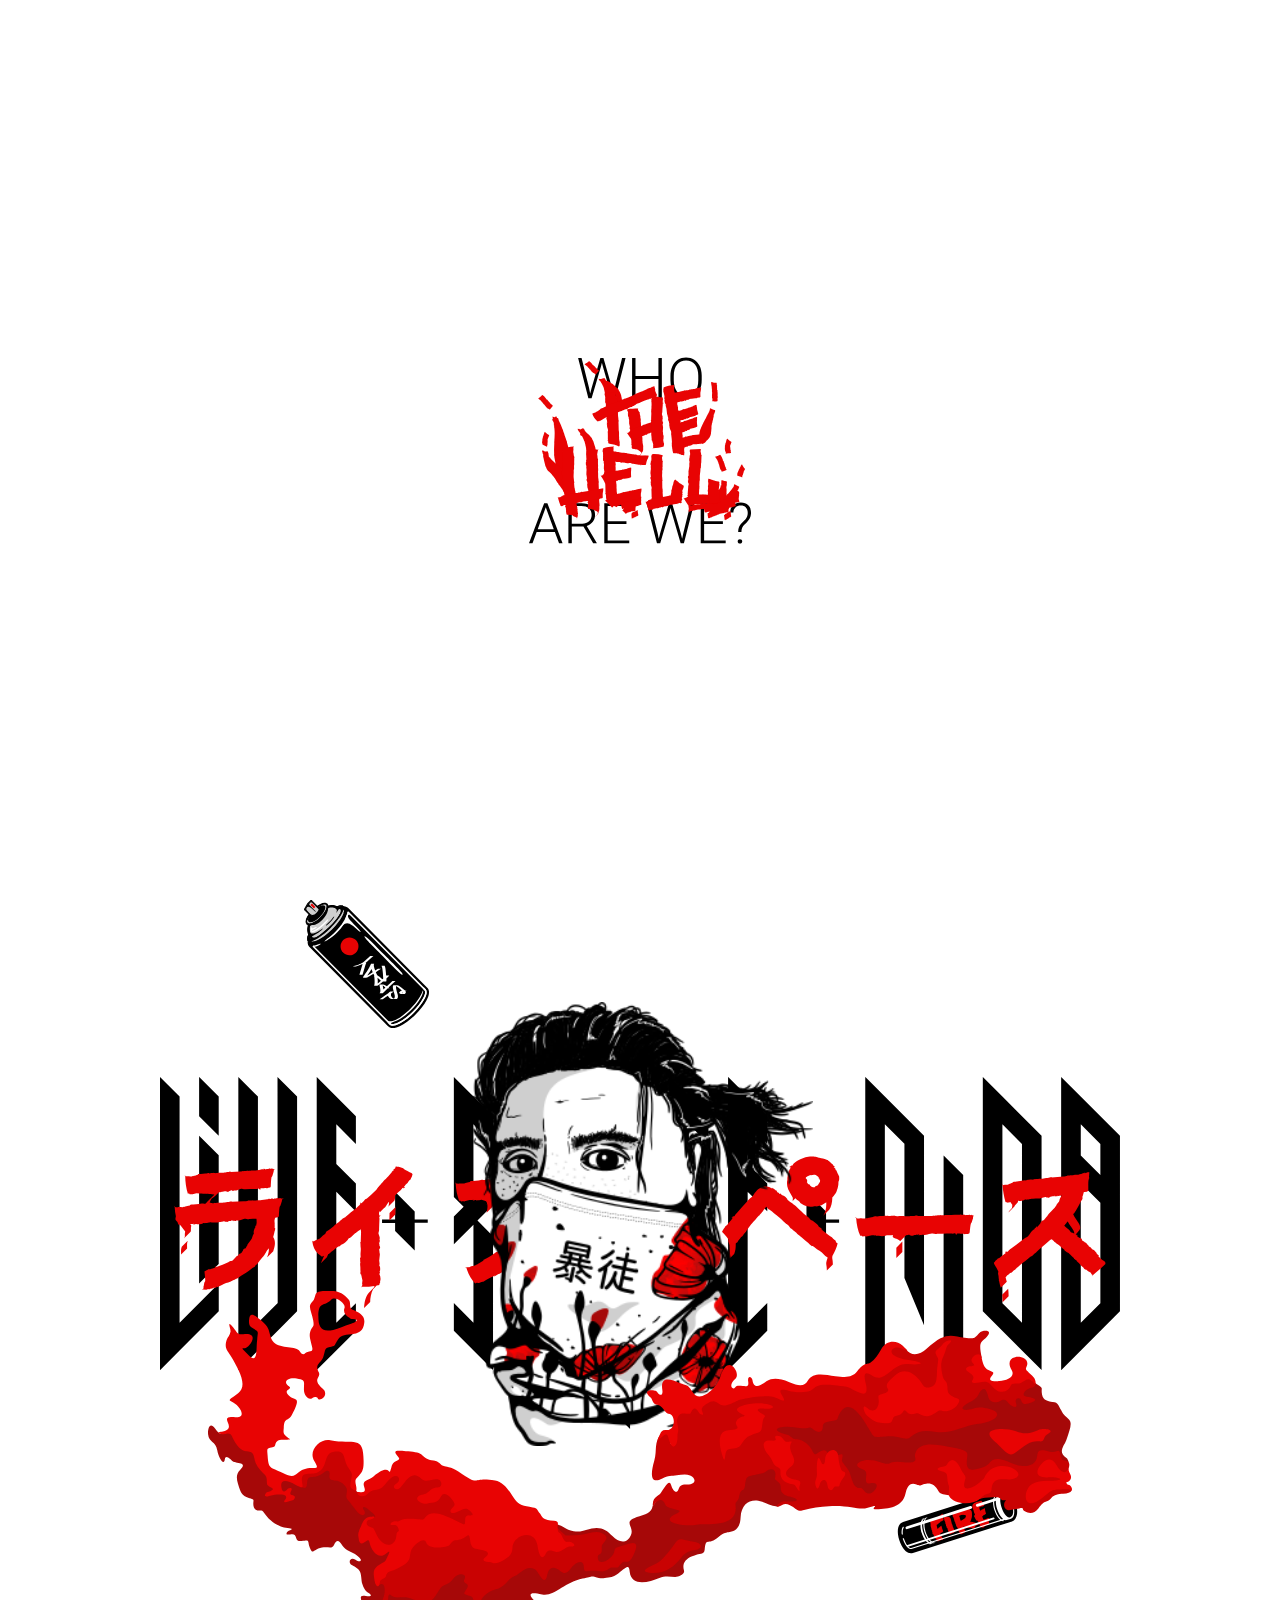
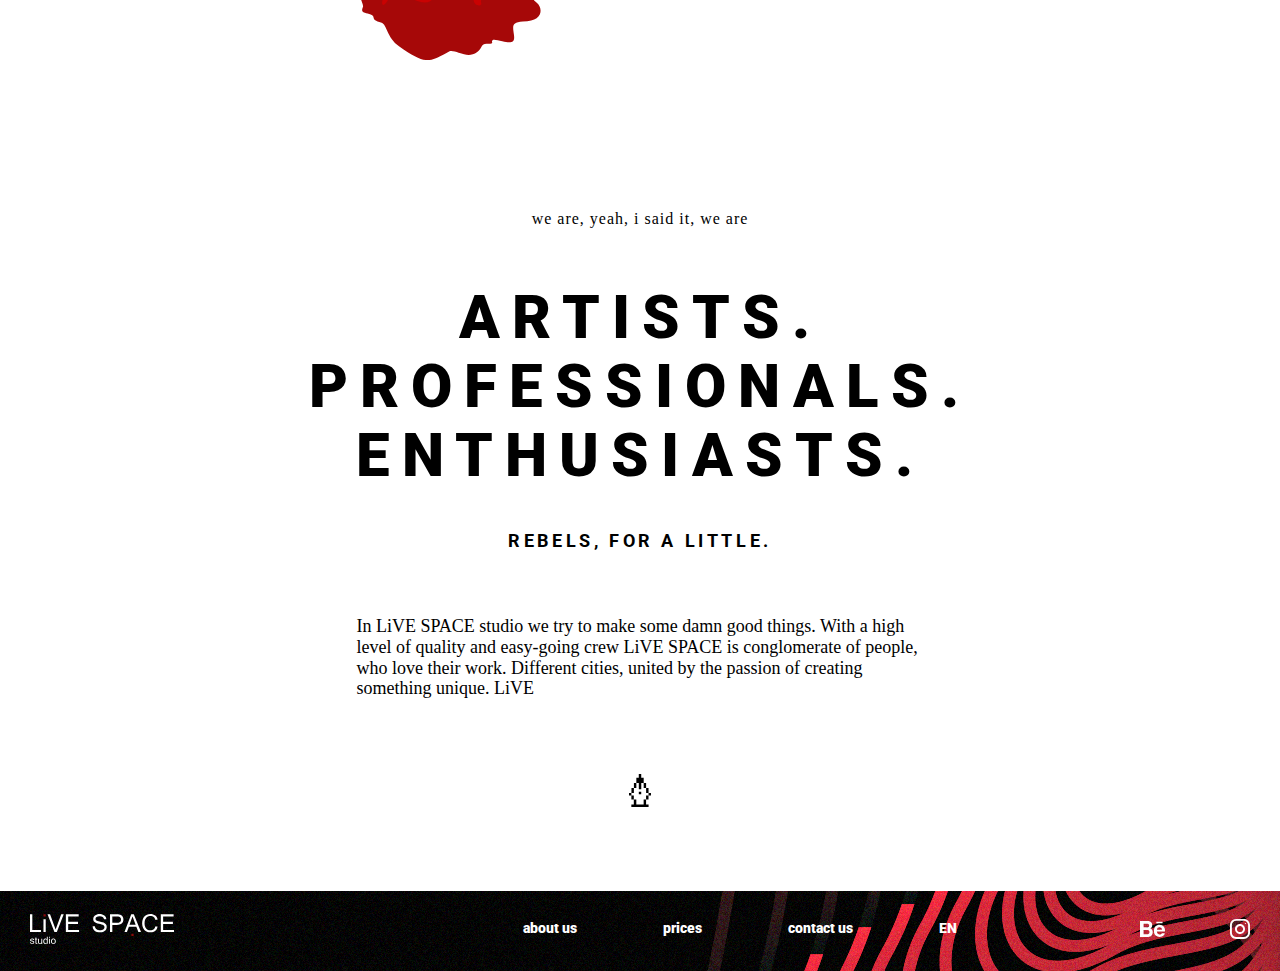
<file: index.html>
<!DOCTYPE html>
<html lang="en">

<head>
   <meta charset="UTF-8">
   <meta name="viewport" content="width=device-width, initial-scale=1.0">
   <meta http-equiv="X-UA-Compatible" content="ie=edge">
   <title>Ukraine</title>
   <link href="https://fonts.googleapis.com/css?family=Roboto:400,400i,900&display=swap" rel="stylesheet">
   <link rel="stylesheet" href="./css/styles.min.css">
</head>

<body>
   <div class="container">
      <section class="start_screen">
         <div class="who-are-we">
            <div class="who-are-we_img">
               <img src="./images/whoarewe.svg" alt="">
            </div>
         </div>
      </section>
      <section class="paralax_screen">
         <div class="paralax">
            <div class="paralax_img_text">
               <img src="./images/ls-mob.svg" alt="">
            </div>
            <div class="paralax_img_text2">
               <img src="./images/jp-text.svg" alt="">
            </div>
            <div class="paralax_img_head">
               <img src="./images/head.png" alt="">
            </div>
            <div class="paralax_img_smoke">
               <img src="./images/smoke.svg" alt="">
            </div>
            <div class="paralax_img_spray">
               <img src="./images/spray.svg" alt="">
            </div>
         </div>
      </section>
      <section class="text_screen">
         <div class="block_text">
            <div class="text">we are, yeah, i said it, we are</div>
            <h1>Artists.<br>
               professionals.<br>
               enthusiasts.<br>
            </h1>
            <h2>rebels, for a little.</h2>
            <p>In LiVE SPACE studio we try to make some damn good things. With a high level of quality and easy-going
               crew
               LiVE SPACE is conglomerate of people, who love their work. Different cities, united by the passion of
               creating something unique. LiVE</p>
         </div>
         <div class="pero">
            <img src="./images/pero-icon-about-us.svg" alt="">
         </div>
      </section>

   </div>
   <footer>
      <div class="logo">
         <a href="#">
            <img src="./images/LS-logo.svg" alt="">
         </a>
      </div>
      <div class="navigation">
         <div class="menu">
            <nav>
               <ul class="topnav">
                  <li><a href="index.html">about us</a></li>
                  <li><a href="#">prices</a></li>
                  <li><a href="contact.html">contact us</a></li>
                  <li><a href="#">EN</a></li>
                  <li class="icon">
                     <a class='icon-click' href="javascript:void(0);" style="font-size:18px">MENU</a>
                  </li>
               </ul>
            </nav>
         </div>
         <div class="social_network">
            <nav>
               <ul>
                  <li>
                     <a href="#">
                        <img class='behance-logo' src="./images/behance-logo.svg" alt="">
                     </a>
                  </li>
                  <li>
                     <a href="#">
                        <img class="instagram-logo" src="./images/instagram.svg" alt="">
                     </a>
                  </li>
               </ul>
            </nav>
         </div>
      </div>
   </footer>
   <script src='./scripts/main.min.js'></script>
</body>


</html>
</file>
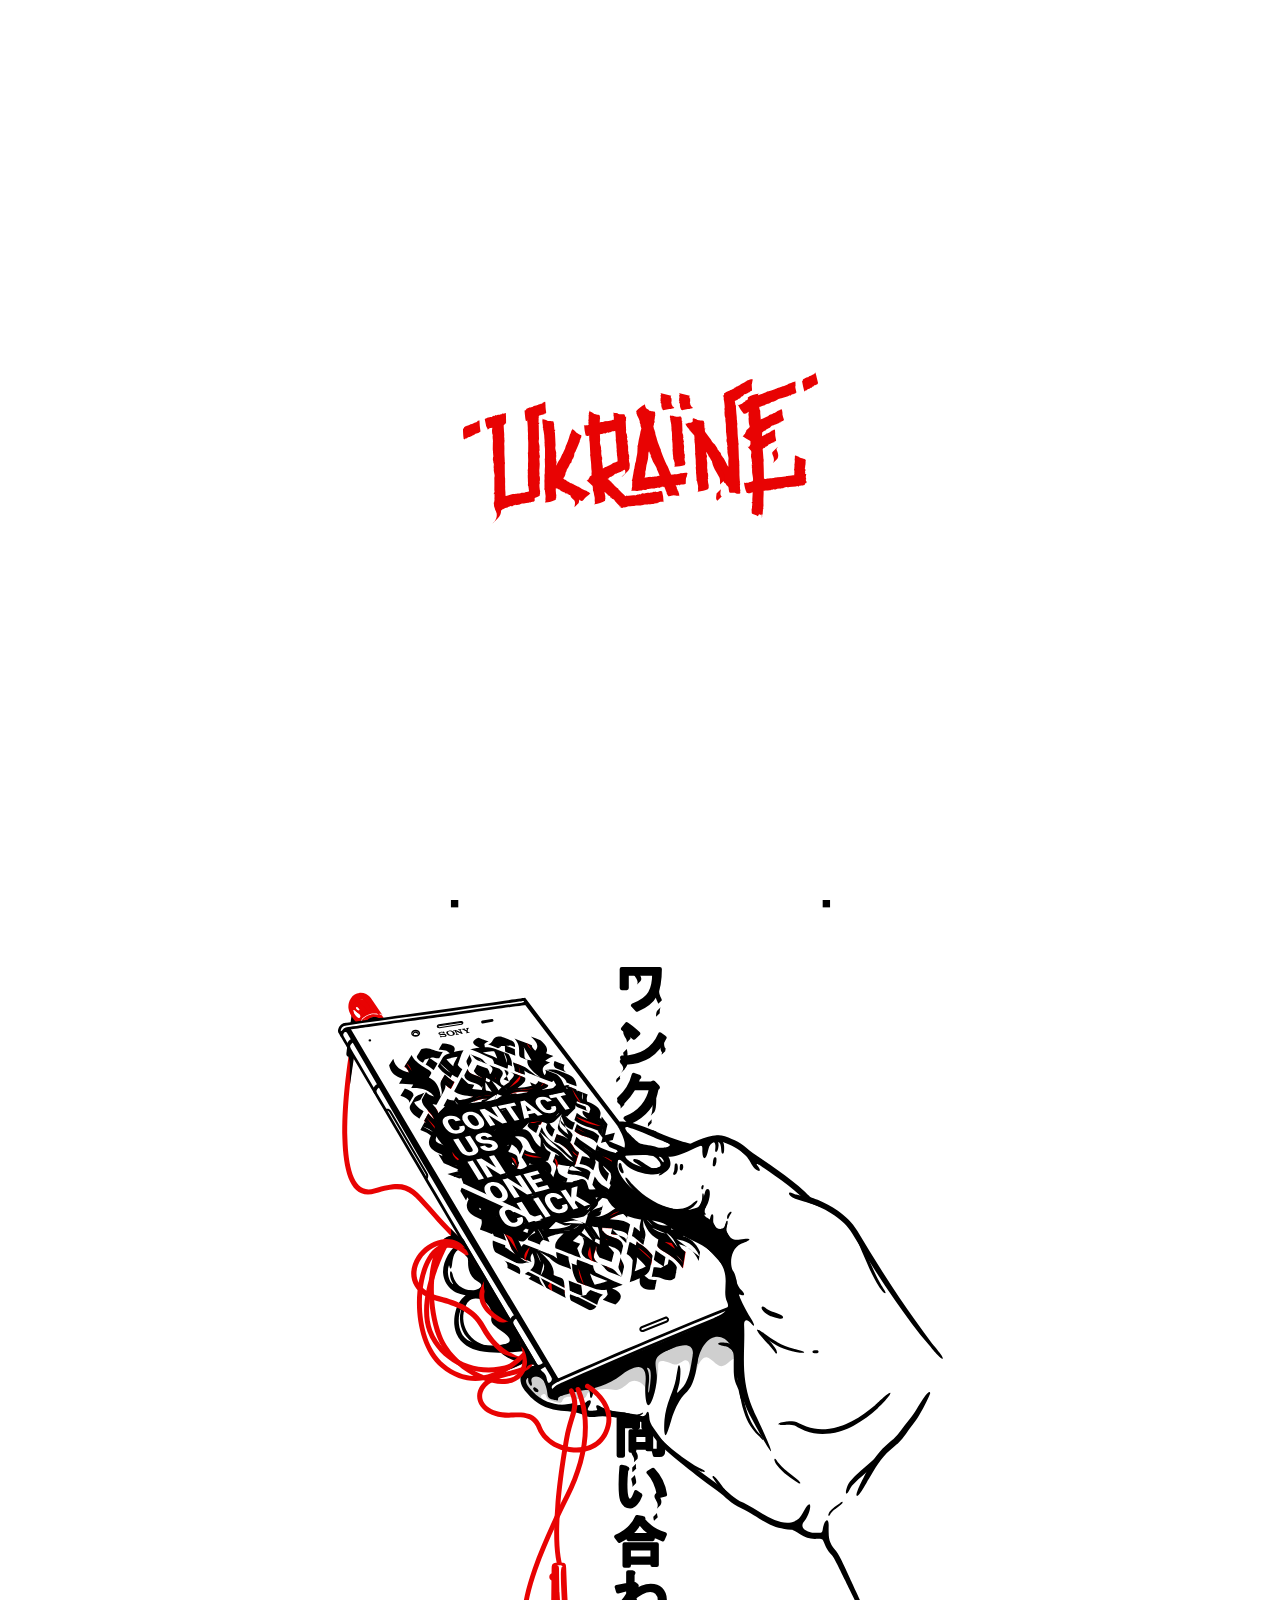
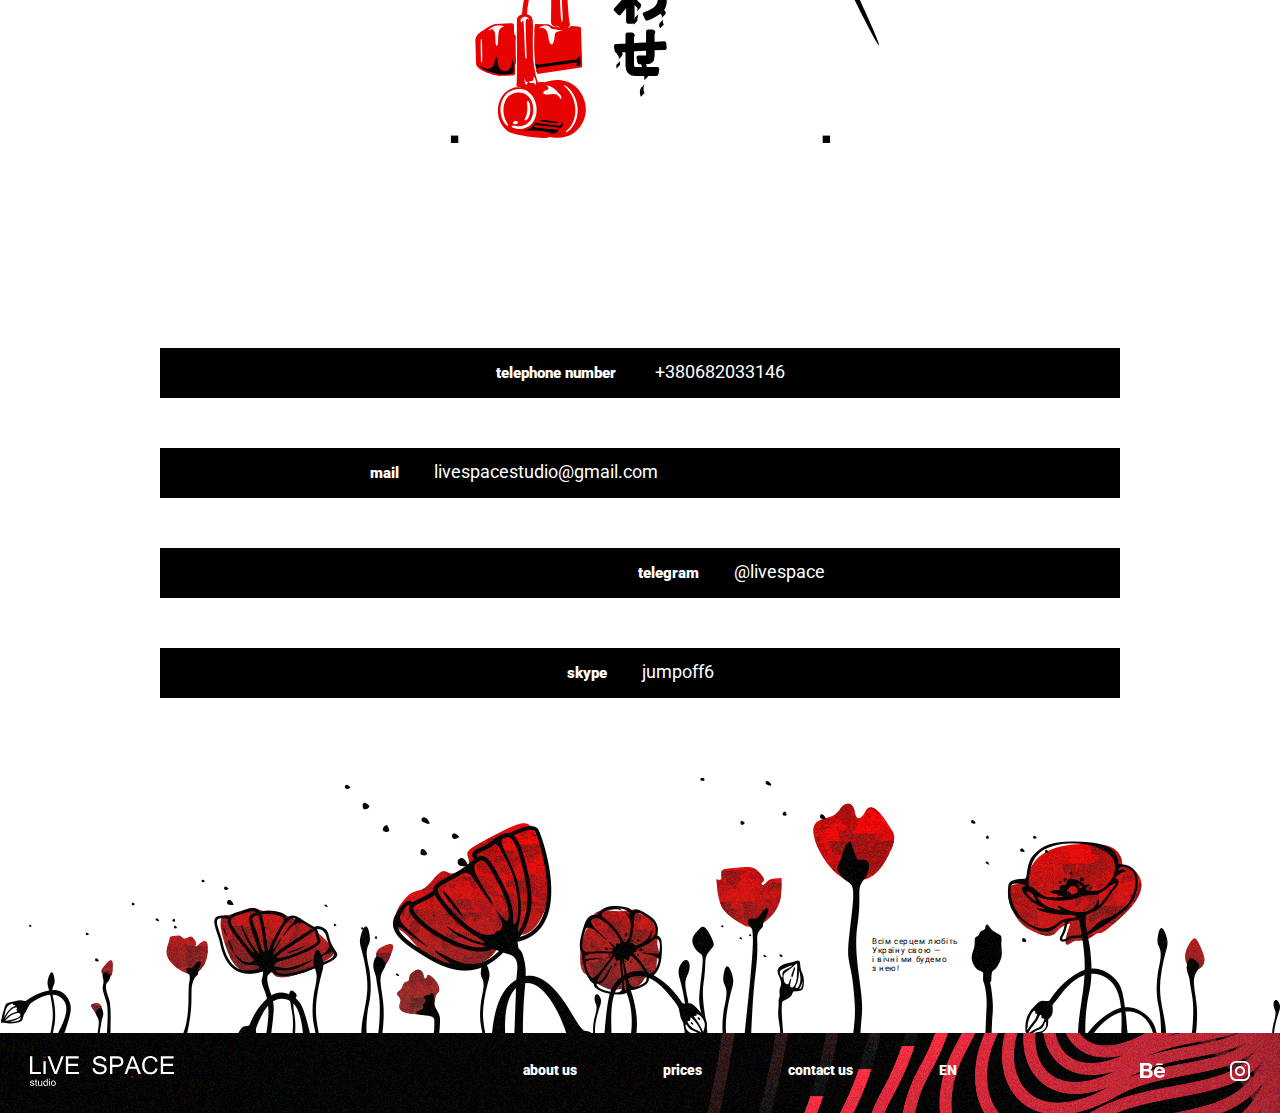
<file: contact.html>
<!DOCTYPE html>
<html lang="en">

<head>
   <meta charset="UTF-8">
   <meta name="viewport" content="width=device-width, initial-scale=1.0">
   <meta http-equiv="X-UA-Compatible" content="ie=edge">
   <title>Ukraine</title>
   <link href="https://fonts.googleapis.com/css?family=Roboto:400,400i,900&display=swap" rel="stylesheet">
   <link rel="stylesheet" href="./css/styles.min.css">
</head>

<body>
   <div class="container">
      <section class='ukraine'>
         <div class="ukraine-img">
            <img src="./images/ukraine.svg" alt="">
         </div>
      </section>
      <section class='contact'>
         <div class="contact-img">
            <img src="./images/contact-us.svg" alt="">
         </div>
      </section>
      <section class="contact-data">
         <div class="contacts">
            <div class="contacts-number">
               <p><span>telephone number </span>+380682033146</p>
            </div>
            <div class="contacts-email">
               <p><span>mail</span>livespacestudio@gmail.com</p>
            </div>
            <div class="contacts-telegram">
               <p><span>telegram</span>@livespace</p>
            </div>
            <div class="contacts-skype">
               <p><span>skype</span>jumpoff6</p>
            </div>
         </div>
      </section>
   </div>
   <div class="flowers">
      <p>Всім серцем любіть<br>
         Україну свою — <br>
         і вічні ми будемо <br>
         з нею!</p>
   </div>
   <footer>
      <div class="logo">
         <a href="#">
            <img src="./images/LS-logo.svg" alt="">
         </a>
      </div>
      <div class="navigation">
         <div class="menu">
            <nav>
               <ul class='topnav'>
                  <li><a href="index.html">about us</a></li>
                  <li><a href="#">prices</a></li>
                  <li><a href="contact.html">contact us</a></li>
                  <li><a href="#">EN</a></li>
                  <li class="icon">
                     <a class='icon-click' href="javascript:void(0);" style="font-size:18px">MENU</a>
                  </li>
               </ul>
            </nav>
         </div>
         <div class="social_network">
            <nav>
               <ul>
                  <li>
                     <a href="#">
                        <img class='behance-logo' src="./images/behance-logo.svg" alt="">
                     </a>
                  </li>
                  <li>
                     <a href="#">
                        <img class="instagram-logo" src="./images/instagram.svg" alt="">
                     </a>
                  </li>
               </ul>
            </nav>
         </div>
      </div>
   </footer>
   <script src='./scripts/main.min.js'></script>
</body>


</html>
</file>
<file: css/styles.min.css>
/*! normalize.css v8.0.1 | MIT License | github.com/necolas/normalize.css */html{line-height:1.15;-webkit-text-size-adjust:100%}details,main{display:block}h1{font-size:2em;margin:.67em 0}hr{box-sizing:content-box;height:0;overflow:visible}code,kbd,pre,samp{font-family:monospace,monospace;font-size:1em}a{background-color:transparent}abbr[title]{border-bottom:none;text-decoration:underline;-webkit-text-decoration:underline dotted;text-decoration:underline dotted}b,strong{font-weight:bolder}small{font-size:80%}sub,sup{font-size:75%;line-height:0;position:relative;vertical-align:baseline}sub{bottom:-.25em}sup{top:-.5em}img{border-style:none}button,input,optgroup,select,textarea{font-family:inherit;font-size:100%;line-height:1.15;margin:0}button,input{overflow:visible}button,select{text-transform:none}[type=button],[type=reset],[type=submit],button{-webkit-appearance:button}[type=button]::-moz-focus-inner,[type=reset]::-moz-focus-inner,[type=submit]::-moz-focus-inner,button::-moz-focus-inner{border-style:none;padding:0}[type=button]:-moz-focusring,[type=reset]:-moz-focusring,[type=submit]:-moz-focusring,button:-moz-focusring{outline:ButtonText dotted 1px}fieldset{padding:.35em .75em .625em}legend{box-sizing:border-box;color:inherit;display:table;max-width:100%;padding:0;white-space:normal}progress{vertical-align:baseline}textarea{overflow:auto}[type=checkbox],[type=radio]{box-sizing:border-box;padding:0}[type=number]::-webkit-inner-spin-button,[type=number]::-webkit-outer-spin-button{height:auto}[type=search]{-webkit-appearance:textfield;outline-offset:-2px}[type=search]::-webkit-search-decoration{-webkit-appearance:none}::-webkit-file-upload-button{-webkit-appearance:button;font:inherit}summary{display:list-item}[hidden],template{display:none}@font-face{font-family:basis33;src:url(//db.onlinewebfonts.com/t/d08bafd725a4cfc309efb5a88e0b63a5.eot);src:url(//db.onlinewebfonts.com/t/d08bafd725a4cfc309efb5a88e0b63a5.eot?#iefix) format("embedded-opentype"),url(//db.onlinewebfonts.com/t/d08bafd725a4cfc309efb5a88e0b63a5.woff2) format("woff2"),url(//db.onlinewebfonts.com/t/d08bafd725a4cfc309efb5a88e0b63a5.woff) format("woff"),url(//db.onlinewebfonts.com/t/d08bafd725a4cfc309efb5a88e0b63a5.ttf) format("truetype"),url(//db.onlinewebfonts.com/t/d08bafd725a4cfc309efb5a88e0b63a5.svg#basis33) format("svg")}*{margin:0;padding:0}body{margin:0;font-family:Roboto,sans-serif}.container{max-width:1275px;width:100%;margin:0 auto}.container .start_screen{min-height:100vh}.container .start_screen .who-are-we{display:-webkit-box;display:flex;-webkit-box-pack:center;justify-content:center;-webkit-box-align:center;align-items:center;height:100vh;width:100%}.container .start_screen .who-are-we .who-are-we_img{height:195px;width:222px}.container .start_screen .who-are-we .who-are-we_img img{height:100%;width:100%}.container .paralax_screen{height:710px}.container .paralax_screen .paralax{position:relative;display:-webkit-box;display:flex;-webkit-box-pack:center;justify-content:center;-webkit-box-align:center;align-items:center;height:710px;margin:0 auto;max-width:960px}.container .paralax_screen .paralax img{width:100%}.container .paralax_screen .paralax .paralax_img_text{position:absolute;width:100%}.container .paralax_screen .paralax .paralax_img_text2{position:absolute;margin-top:-6.6%;width:97%}.container .paralax_screen .paralax .paralax_img_head{position:absolute;margin-top:-6%;width:36%}.container .paralax_screen .paralax .paralax_img_smoke{position:absolute;top:55%;width:90%}.container .paralax_screen .paralax .paralax_img_spray{position:absolute;top:0;left:15%;width:13%}.container .text_screen{margin-top:200px}.container .text_screen .block_text{text-align:center}.container .text_screen .block_text .text{font-size:16px;letter-spacing:1px;color:#000;font-family:basis33;text-align:center}.container .text_screen .block_text h1{margin-top:55px;font-size:60px;letter-spacing:12px;color:#000;font-family:Roboto,sans-serif;font-weight:900;text-align:center;text-transform:uppercase}.container .text_screen .block_text h2{margin:35px 0 65px;text-transform:uppercase;font-size:18px;letter-spacing:3.6px}.container .text_screen .block_text p{text-align:left;width:567px;margin:0 auto;font-size:18px;color:#000;font-family:basis33}.container .text_screen .pero{margin:75px 0 80px;text-align:center}.container .contact,.container .ukraine{display:-webkit-box;display:flex;-webkit-box-pack:center;justify-content:center;-webkit-box-align:center;align-items:center;height:100vh;width:100%}.container .ukraine .ukraine-img{width:355px}.container .ukraine .ukraine-img img{width:100%}.container .contact{height:auto}.container .contact .contact-img{width:605px}.container .contact .contact-img img{width:100%}.container .contact-data{margin-top:200px}.container .contact-data .contacts{margin:0 auto;max-width:960px}.container .contact-data .contacts .contacts-email,.container .contact-data .contacts .contacts-number,.container .contact-data .contacts .contacts-skype,.container .contact-data .contacts .contacts-telegram{box-sizing:border-box;width:100%;height:50px;background-color:#000;margin-bottom:50px;display:-webkit-box;display:flex;-webkit-box-pack:center;justify-content:center;-webkit-box-align:center;align-items:center;cursor:pointer}.container .contact-data .contacts .contacts-email:hover,.container .contact-data .contacts .contacts-number:hover,.container .contact-data .contacts .contacts-skype:hover,.container .contact-data .contacts .contacts-telegram:hover{background-image:-webkit-gradient(linear,left top,right top,from(#f32725),to(#fb7b01));background-image:-webkit-linear-gradient(left,#f32725 0,#fb7b01 100%);background-image:linear-gradient(90deg,#f32725 0,#fb7b01 100%)}.container .contact-data .contacts .contacts-email p,.container .contact-data .contacts .contacts-number p,.container .contact-data .contacts .contacts-skype p,.container .contact-data .contacts .contacts-telegram p{color:#fff;font-size:18px}.container .contact-data .contacts .contacts-email p span,.container .contact-data .contacts .contacts-number p span,.container .contact-data .contacts .contacts-skype p span,.container .contact-data .contacts .contacts-telegram p span{font-size:15px;font-weight:900;padding-right:35px}.container .contact-data .contacts .contacts-email{-webkit-box-pack:start;justify-content:flex-start;padding-left:21.83%}.container .contact-data .contacts .contacts-telegram{-webkit-box-pack:end;justify-content:flex-end;padding-right:30.7%}.flowers{position:relative;background-image:url(../images/flowers.png);background-repeat:no-repeat;background-position:center;width:100%;height:255px;margin-top:80px;display:-webkit-box;display:flex;-webkit-box-pack:center;justify-content:center;-webkit-box-align:center;align-items:center}.flowers p{margin-left:550px;margin-top:100px;color:#000;font-size:8px;font-weight:400;letter-spacing:.6px}footer{background-image:url(../images/bg.png);background-repeat:no-repeat;background-position:center;background-size:cover;height:80px;width:100%;display:-webkit-box;display:flex;-webkit-box-align:center;align-items:center;-webkit-box-pack:justify;justify-content:space-between;box-sizing:border-box;padding:0 30px}footer .logo img{height:30px}footer .navigation{display:-webkit-box;display:flex}footer .navigation .menu{margin-right:140px}footer .navigation .menu nav ul{display:-webkit-box;display:flex}footer .navigation .menu nav ul li{list-style:none}footer .navigation .menu nav ul li a{box-sizing:border-box;text-decoration:none;font-size:14px;color:#fff;padding:30px 43px 33px;font-family:Roboto,sans-serif;font-weight:900}footer .navigation .menu nav ul li a:active{background-color:#000}footer .navigation .menu nav ul .icon{display:none}footer .navigation .social_network nav ul{display:-webkit-box;display:flex;-webkit-box-align:center;align-items:center}footer .navigation .social_network nav ul li{list-style:none;margin-right:65px}footer .navigation .social_network nav ul li:last-child{margin-right:0}footer .navigation .social_network nav ul li a .behance-logo{width:25px}footer .navigation .social_network nav ul li a .instagram-logo{width:20px}@media only screen and (max-width:992px){.container{box-sizing:border-box;padding:0 20px}footer .navigation .menu{margin-right:50px}footer .navigation .menu nav ul li a{padding:30px 25px 33px}footer .navigation .social_network nav ul li{margin-right:20px}}@media only screen and (max-width:768px){.container .paralax_screen{height:500px}.container .paralax_screen .paralax{height:400px}.container .paralax_screen .paralax .paralax_img_text2{margin-top:-1%}.container .paralax_screen .paralax .paralax_img_smoke{top:60%}.container .paralax_screen .paralax .paralax_img_spray{top:0}.container .text_screen{margin-top:0}.container .text_screen .block_text h1{font-size:30px}.container .text_screen .block_text p{width:100%;margin:0 auto}.container .contact-data .contacts .contacts-email p,.container .contact-data .contacts .contacts-number p,.container .contact-data .contacts .contacts-skype p,.container .contact-data .contacts .contacts-telegram p{color:#fff;font-size:16px}.flowers p{display:none}footer .navigation .menu{position:absolute;right:0;width:45%;margin-right:0}footer .navigation .menu nav ul{-webkit-box-orient:vertical;-webkit-box-direction:normal;flex-direction:column;height:0}footer .navigation .menu nav ul li{display:none;padding:10px}footer .navigation .menu nav ul li a{padding:0}footer .navigation .menu nav ul li a:active{background-color:transparent}footer .navigation .menu nav ul .icon{opacity:1;display:block;position:absolute;right:150px;padding:0;top:0}footer .navigation .menu nav ul .icon a{color:#fff}footer .navigation .menu nav ul .icon a:active{background-color:transparent}footer .navigation .menu nav .responsive li{position:relative;bottom:180px;display:block;text-align:center;background-color:rgba(0,0,0,.534)}footer .navigation .menu nav .responsive li a{width:100%;color:pink}footer .navigation .menu nav .responsive li a:hover{color:#fff}footer .navigation .menu nav .responsive .icon{position:absolute;top:0;right:150px;padding:0}footer .navigation .menu nav .responsive .icon:active{background-color:transparent}footer .navigation .menu nav .responsive .icon a{color:#fff}footer .navigation .menu nav .responsive .icon a:active,footer .navigation .menu nav .responsive .icon a:hover{color:#fff;background-color:transparent}footer .navigation .social_network nav ul li{margin-right:20px}}@media only screen and (max-width:480px){.container .text_screen .block_text h1{font-size:18px}}
/*# sourceMappingURL=[data-uri] */
</file>
